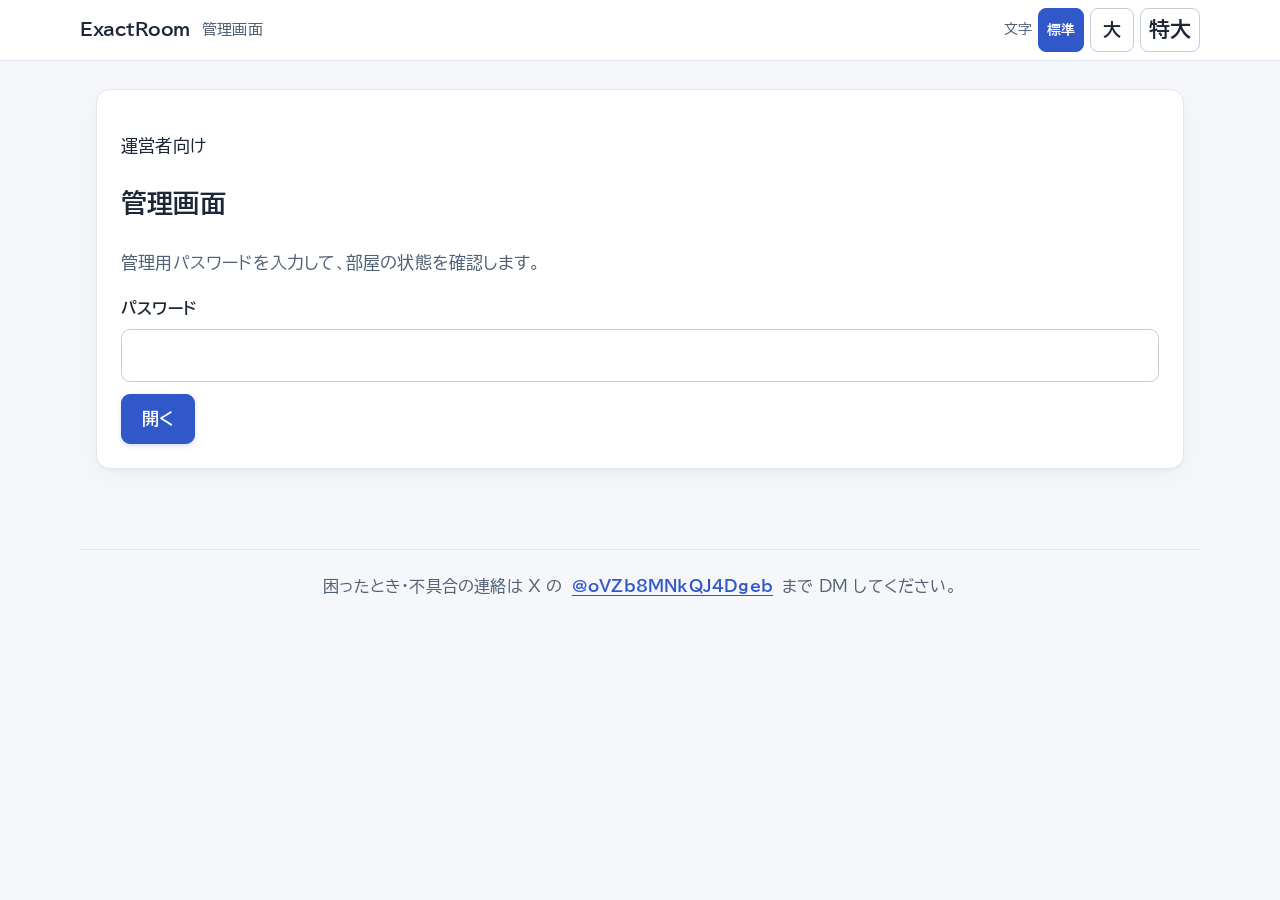
<file: static/admin.html>
<!DOCTYPE html>
<html lang="ja">
<head>
<meta charset="utf-8">
<meta name="viewport" content="width=device-width, initial-scale=1, viewport-fit=cover">
<meta name="color-scheme" content="light dark">
<meta name="robots" content="noindex, nofollow">
<title>管理画面 — ExactRoom</title>
<link rel="icon" href="/static/favicon.svg" type="image/svg+xml">
<link rel="apple-touch-icon" href="/static/apple-touch-icon.png">
<link rel="manifest" href="/static/manifest.json">
<meta name="theme-color" content="#3158c9">
<meta name="apple-mobile-web-app-capable" content="yes">
<meta name="apple-mobile-web-app-title" content="ExactRoom">
<link rel="preconnect" href="https://fonts.googleapis.com">
<link rel="preconnect" href="https://fonts.gstatic.com" crossorigin>
<link rel="stylesheet" href="https://fonts.googleapis.com/css2?family=BIZ+UDPGothic:wght@400;700&display=swap">
<link rel="stylesheet" href="/static/css/app.css">
<link rel="stylesheet" href="/static/css/dashboard.css">
<script src="/static/js/config.js"></script>
</head>
<body class="dashboard-page admin-page">
<a class="skip-link" href="#main">本文へ移動</a>
<header class="topbar">
  <a class="brand" href="index.html">ExactRoom</a>
  <span class="meta">管理画面</span>
  <span class="spacer"></span>
  <button type="button" class="small" id="logout" hidden>ログアウト</button>
  <div class="textsize" role="group" aria-label="文字サイズ">
    <span class="textsize-label" aria-hidden="true">文字</span>
    <button type="button" id="textsize-normal" aria-pressed="true" title="文字サイズ 標準">標準</button>
    <button type="button" id="textsize-large" aria-pressed="false" title="文字サイズ 大">大</button>
    <button type="button" id="textsize-xlarge" aria-pressed="false" title="文字サイズ 特大">特大</button>
  </div>
</header>

<main id="main" tabindex="-1">
  <div class="error-box" id="global-error" role="alert"></div>

  <section class="card" id="login-card">
    <p class="dashboard-eyebrow">運営者向け</p>
    <h1>管理画面</h1>
    <p class="muted">管理用パスワードを入力して、部屋の状態を確認します。</p>
    <form id="login-form">
      <label for="admin-secret">パスワード</label>
      <input type="password" id="admin-secret" autocomplete="current-password" maxlength="256" required>
      <div class="row" style="margin-top:12px"><button type="submit" class="primary" id="login-button">開く</button></div>
    </form>
  </section>

  <section class="card admin-content-card" id="rooms-card" hidden>
    <h2>部屋の一覧</h2>
    <div class="row" style="margin-bottom:12px">
      <input type="search" id="filter" class="grow" maxlength="60" placeholder="部屋コード・部屋名でしぼり込む" aria-label="部屋コード・部屋名でしぼり込む">
      <button type="button" class="small" id="reload">更新</button>
    </div>
    <p class="small muted" id="rooms-summary" role="status"></p>
    <div class="table-wrap"><table><thead><tr><th>部屋コード</th><th>部屋名</th><th>状態</th><th>問題</th><th>参加</th><th>提出</th><th>作成日時</th><th></th></tr></thead><tbody id="rooms-body"></tbody></table></div>
  </section>

  <section class="card admin-content-card" id="detail-card" hidden>
    <h2 id="detail-title"></h2>
    <p class="small muted" id="detail-meta"></p>
    <h3>問題</h3>
    <p class="small muted" id="problems-empty" hidden>問題がまだありません。</p>
    <div class="table-wrap"><table><thead><tr><th>#</th><th>タイトル</th><th>公開</th><th>提出</th><th>作成日時</th></tr></thead><tbody id="problems-body"></tbody></table></div>
    <h3>参加者</h3>
    <p class="small muted" id="participants-empty" hidden>まだ誰も参加していません。</p>
    <div class="table-wrap"><table><thead><tr><th>名前</th><th>提出</th><th>参加日時</th><th>最終アクセス</th></tr></thead><tbody id="participants-body"></tbody></table></div>
    <p class="small muted">模範解答と答案の中身はこの画面には出ません。出題者の秘密キーも保存されていないため表示できません。</p>
    <div class="row" style="margin-top:12px"><button type="button" class="small" id="close-detail">閉じる</button></div>
  </section>
</main>

<footer class="sitefoot"><p>困ったとき・不具合の連絡は X の <a href="https://x.com/oVZb8MNkQJ4Dgeb" target="_blank" rel="noopener noreferrer">@oVZb8MNkQJ4Dgeb</a> まで DM してください。</p></footer>
<script type="module" src="/static/js/admin.js"></script>
</body>
</html>
</file>
<file: static/css/app.css>
/* ExactRoom — ユニバーサルデザインを意識したスタイル
 *
 * 方針
 *  - 色だけに情報を持たせない (判定は記号 ○ ✕ と日本語も併記する)
 *  - 配色は「カラーユニバーサルデザイン推奨配色セット」を基にする
 *  - UD フォント (BIZ UDPGothic) を優先。読み込めなければ端末の標準フォント
 *  - 文字を大きめ・行間を広めにし、利用者が 3 段階で拡大できる
 *  - 触る対象は 48px 以上。フォーカスは必ず目で見て分かるようにする
 */

:root {
  color-scheme: light dark;

  /* 文字サイズ (画面右上のボタンで切り替える) */
  --base-font: 17px;

  --bg: #f4f6f8;
  --surface: #ffffff;
  --surface-2: #eceff3;
  --border: #9aa3ae;          /* 罫線もコントラストを確保する */
  --border-soft: #c8cfd8;
  --text: #16191d;
  --text-muted: #4a515b;      /* 本文との対比 4.5:1 以上 */
  --accent: #005aff;          /* CUD 青 */
  --accent-text: #ffffff;
  --accent-soft: #e3ecff;

  --ac: #00694a;              /* CUD 緑を濃くして文字色に使う */
  --ac-bg: #dff3ea;
  --ac-line: #03af7a;
  --wa: #b02800;              /* CUD 赤を濃くして文字色に使う */
  --wa-bg: #ffe6de;
  --wa-line: #ff4b00;

  --radius: 12px;
  --shadow: 0 1px 2px rgba(16, 20, 30, 0.10), 0 6px 18px rgba(16, 20, 30, 0.06);
  --mono: ui-monospace, SFMono-Regular, "SF Mono", Menlo, Consolas, monospace;
  --ud-font: "BIZ UDPGothic", "UD デジタル 教科書体 NP-R", "BIZ UDGothic",
    -apple-system, BlinkMacSystemFont, "Hiragino Sans", "Noto Sans JP",
    "Yu Gothic UI", "Segoe UI", Roboto, sans-serif;
}

:root[data-textsize="large"] { --base-font: 20px; }
:root[data-textsize="xlarge"] { --base-font: 24px; }

@media (prefers-color-scheme: dark) {
  :root {
    --bg: #12151a;
    --surface: #1b1f26;
    --surface-2: #252a33;
    --border: #6c7683;
    --border-soft: #3a414b;
    --text: #f2f4f7;
    --text-muted: #b9c1cc;
    --accent: #8ab4ff;
    --accent-text: #0a0f18;
    --accent-soft: #1d2a45;

    --ac: #6fe3ab;
    --ac-bg: #10301f;
    --ac-line: #03af7a;
    --wa: #ff9e7a;
    --wa-bg: #3a1a10;
    --wa-line: #ff4b00;

    --shadow: 0 1px 2px rgba(0, 0, 0, 0.5), 0 6px 18px rgba(0, 0, 0, 0.35);
  }
}

/* OS 側で「コントラストを上げる」設定にしている人向け */
@media (prefers-contrast: more) {
  :root {
    --border: currentColor;
    --text-muted: var(--text);
    --shadow: none;
  }
}

* { box-sizing: border-box; }

/* ここで root の文字サイズを決める。
   以降の rem はすべてこの値を基準に拡大縮小する。
   ※ html に font-size: 1rem を書くと初期値 (16px) に戻ってしまうので書かない。 */
html {
  font-size: var(--base-font);
  background: var(--bg);
  -webkit-text-size-adjust: 100%;
}

body {
  margin: 0;
  padding: 0;
  background: var(--bg);
  color: var(--text);
  font-family: var(--ud-font);
  font-size: 1rem;
  line-height: 1.85;            /* 行間を広く取る */
  letter-spacing: 0.02em;       /* 字間もわずかに広げる */
  word-break: normal;
  overflow-wrap: anywhere;
}

a {
  color: var(--accent);
  text-underline-offset: 3px;
}

/* フォーカスは必ず見えるようにする */
:focus-visible {
  outline: 3px solid var(--accent);
  outline-offset: 2px;
  border-radius: 6px;
}

/* ---- レイアウト ---- */
.topbar {
  position: sticky;
  top: 0;
  z-index: 20;
  display: flex;
  align-items: center;
  gap: 12px;
  padding: 10px 16px;
  background: var(--surface);
  border-bottom: 2px solid var(--border-soft);
  flex-wrap: wrap;
}

.topbar .brand {
  font-weight: 700;
  font-size: 1.1rem;
  text-decoration: none;
  color: var(--text);
  white-space: nowrap;
}

.topbar .spacer { flex: 1 1 auto; }

.topbar .meta {
  font-size: 0.9rem;
  color: var(--text-muted);
  display: flex;
  gap: 10px;
  align-items: center;
  flex-wrap: wrap;
}

main {
  max-width: 1120px;
  margin: 0 auto;
  padding: 20px 16px 64px;
}

.grid-2 {
  display: grid;
  gap: 20px;
  grid-template-columns: minmax(0, 340px) minmax(0, 1fr);
  align-items: start;
}

@media (max-width: 900px) {
  .grid-2 { grid-template-columns: 1fr; }
}

.card {
  background: var(--surface);
  border: 2px solid var(--border-soft);
  border-radius: var(--radius);
  box-shadow: var(--shadow);
  padding: 20px;
  margin-bottom: 20px;
}

.card h2 { margin: 0 0 14px; font-size: 1.15rem; line-height: 1.5; }
.card h3 { margin: 22px 0 10px; font-size: 1rem; color: var(--text); }

/* ---- 文字サイズ切り替え ---- */
.textsize {
  display: flex;
  align-items: center;
  gap: 6px;
}

.textsize .textsize-label {
  font-size: 0.8rem;
  color: var(--text-muted);
  white-space: nowrap;
}

.textsize button {
  min-width: 44px;
  min-height: 44px;
  padding: 4px 8px;
  font-weight: 700;
  line-height: 1;
}

.textsize button[aria-pressed="true"] {
  background: var(--accent);
  border-color: var(--accent);
  color: var(--accent-text);
}

.textsize button:nth-child(2) { font-size: 0.85rem; }
.textsize button:nth-child(3) { font-size: 1.05rem; }
.textsize button:nth-child(4) { font-size: 1.25rem; }

/* ---- フォーム ---- */
label {
  display: block;
  font-size: 0.95rem;
  color: var(--text);
  margin: 16px 0 6px;
  font-weight: 700;
}

input[type="text"], input[type="password"], input[type="number"], textarea, select {
  width: 100%;
  padding: 12px 14px;
  /* 16px を下回ると iOS Safari がフォーカス時に自動ズームする */
  font-size: max(16px, 1rem);
  line-height: 1.6;
  font-family: inherit;
  color: var(--text);
  background: var(--surface-2);
  border: 2px solid var(--border);
  border-radius: 8px;
  min-height: 48px;
}

input::placeholder, textarea::placeholder { color: var(--text-muted); opacity: 1; }

textarea { min-height: 96px; resize: vertical; }

.mono { font-family: var(--mono); }

/* フォーム要素では等幅を効かせつつ 16px を下回らせない */
input.mono, textarea.mono, select.mono {
  font-family: var(--mono);
  font-size: max(16px, 1rem);
}

.hint {
  font-size: 0.9rem;
  color: var(--text-muted);
  margin-top: 6px;
  line-height: 1.7;
}

.row { display: flex; gap: 12px; flex-wrap: wrap; align-items: center; }
.row > * { flex: 0 0 auto; }
.row .grow { flex: 1 1 220px; }

.check {
  display: flex;
  align-items: flex-start;
  gap: 10px;
  margin: 10px 0;
  font-size: 0.95rem;
}
.check input {
  width: 24px;
  height: 24px;
  min-height: 24px;
  margin-top: 2px;
  accent-color: var(--accent);
  flex: 0 0 auto;
}
.check label { margin: 0; font-weight: 400; color: var(--text); line-height: 1.7; }

button {
  font: inherit;
  font-family: var(--ud-font);
  font-weight: 700;
  padding: 12px 20px;
  min-height: 48px;
  border-radius: 8px;
  border: 2px solid var(--border);
  background: var(--surface-2);
  color: var(--text);
  cursor: pointer;
  line-height: 1.4;
}

button:hover:not(:disabled) { background: var(--accent-soft); }
button:disabled { opacity: 0.45; cursor: not-allowed; }

button.primary {
  background: var(--accent);
  border-color: var(--accent);
  color: var(--accent-text);
}
button.primary:hover:not(:disabled) { filter: brightness(1.1); }

button.small { padding: 8px 14px; min-height: 44px; font-size: 0.9rem; }
button.danger { color: var(--wa); border-color: var(--wa); background: transparent; }

/* ---- タブ ---- */
.tabs {
  display: flex;
  gap: 6px;
  border-bottom: 2px solid var(--border-soft);
  margin-bottom: 20px;
  overflow-x: auto;
}
.tabs button {
  border: none;
  background: none;
  border-bottom: 4px solid transparent;
  border-radius: 0;
  padding: 12px 16px;
  color: var(--text-muted);
  white-space: nowrap;
}
.tabs button[aria-selected="true"] {
  color: var(--accent);
  border-bottom-color: var(--accent);
  background: var(--accent-soft);
}

/* ---- 役割の選択 ---- */
.role-choice {
  display: grid;
  grid-template-columns: 1fr 1fr;
  gap: 14px;
  margin-bottom: 24px;
}

@media (max-width: 560px) {
  .role-choice { grid-template-columns: 1fr; }
}

.role-card {
  display: flex;
  flex-direction: column;
  align-items: flex-start;
  gap: 4px;
  padding: 20px 22px;
  min-height: 96px;
  text-align: left;
  background: var(--surface);
  border: 3px solid var(--border-soft);
  border-radius: var(--radius);
  box-shadow: var(--shadow);
  cursor: pointer;
}

.role-card .role-title {
  font-size: 1.25rem;
  font-weight: 700;
  color: var(--text);
  line-height: 1.5;
}

.role-card .role-sub {
  font-size: 0.9rem;
  font-weight: 400;
  color: var(--text-muted);
  line-height: 1.6;
}

/* 選択中は「色」だけでなく「枠の太さ」と「✓」でも分かるようにする */
.role-card[aria-pressed="true"] {
  border-color: var(--accent);
  background: var(--accent-soft);
}
.role-card[aria-pressed="true"] .role-title::before {
  content: "✓ ";
  color: var(--accent);
}
.role-card[aria-pressed="true"] .role-title { color: var(--accent); }

/* ---- 判定の表示 ---- */
/* 色覚に依らず区別できるよう、記号 (○ ✕) と日本語を必ず併記する */
.verdict {
  display: inline-flex;
  align-items: center;
  gap: 6px;
  font-weight: 700;
  padding: 4px 12px;
  border-radius: 999px;
  font-size: 0.92rem;
  white-space: nowrap;
  border: 2px solid currentColor;
}
.verdict.AC { color: var(--ac); background: var(--ac-bg); }
.verdict.WA { color: var(--wa); background: var(--wa-bg); }
.verdict.status-error { color: var(--text-muted); background: var(--surface-2); }

.banner {
  border-radius: var(--radius);
  padding: 18px 20px;
  margin: 16px 0;
  border: 3px solid var(--border);
  background: var(--surface-2);
}
.banner.AC { color: var(--ac); background: var(--ac-bg); border-color: var(--ac-line); }
.banner.WA { color: var(--wa); background: var(--wa-bg); border-color: var(--wa-line); }
.banner.status-error { color: var(--text-muted); background: var(--surface-2); }
.banner .headline {
  font-weight: 700;
  font-size: 1.5rem;
  line-height: 1.4;
  display: flex;
  align-items: center;
  gap: 10px;
}
.banner .small { color: var(--text); }

.error-box {
  color: var(--wa);
  background: var(--wa-bg);
  border: 2px solid var(--wa-line);
  border-radius: 8px;
  padding: 12px 14px;
  margin: 12px 0;
  font-size: 0.95rem;
  line-height: 1.7;
}
.error-box::before { content: "✕ "; font-weight: 700; }
.error-box:empty, .ok-box:empty { display: none; }

.ok-box {
  color: var(--ac);
  background: var(--ac-bg);
  border: 2px solid var(--ac-line);
  border-radius: 8px;
  padding: 12px 14px;
  margin: 12px 0;
  font-size: 0.95rem;
  line-height: 1.7;
}
.ok-box::before { content: "✓ "; font-weight: 700; }

/* ---- 一覧 ---- */
.list { list-style: none; margin: 0; padding: 0; }
.list li { border-bottom: 2px solid var(--border-soft); }
.list li:last-child { border-bottom: none; }

.list button.item {
  display: block;
  width: 100%;
  text-align: left;
  background: none;
  border: none;
  border-left: 5px solid transparent;
  border-radius: 0;
  padding: 14px 12px;
  font-weight: 500;
  min-height: 56px;
}
.list button.item[aria-current="true"] {
  background: var(--accent-soft);
  color: var(--accent);
  border-left-color: var(--accent);
  font-weight: 700;
}
.list .item-sub {
  font-size: 0.85rem;
  color: var(--text-muted);
  font-weight: 400;
  line-height: 1.6;
}

.table-wrap { overflow-x: auto; -webkit-overflow-scrolling: touch; }
table { width: 100%; border-collapse: collapse; font-size: 0.95rem; }
th, td {
  text-align: left;
  padding: 12px 12px;
  border-bottom: 2px solid var(--border-soft);
  vertical-align: top;
  line-height: 1.7;
}
th {
  color: var(--text);
  font-size: 0.85rem;
  letter-spacing: 0.04em;
  white-space: nowrap;
  background: var(--surface-2);
}
/* 行を数えやすいよう交互に薄く色を付ける */
tbody tr:nth-child(even) { background: color-mix(in srgb, var(--surface-2) 45%, transparent); }
td.tex { font-family: var(--mono); word-break: break-all; max-width: 340px; }

/* ---- 数式入力 ---- */
math-field {
  display: block;
  width: 100%;
  padding: 14px;
  font-size: max(20px, 1.25rem);
  background: var(--surface-2);
  border: 2px solid var(--border);
  border-radius: 8px;
  color: var(--text);
  min-height: 64px;
  --caret-color: var(--accent);
  --selection-background-color: color-mix(in srgb, var(--accent) 25%, transparent);
}
math-field:focus-within { outline: 3px solid var(--accent); outline-offset: 2px; }

.math-preview {
  padding: 16px;
  background: var(--surface-2);
  border: 2px solid var(--border-soft);
  border-radius: 8px;
  overflow-x: auto;
  min-height: 3.2em;
}
.math-preview .katex { font-size: 1.25em; }

.tex-fallback-note {
  font-size: 0.9rem;
  color: var(--text-muted);
  margin-top: 8px;
  line-height: 1.7;
}

/* 表の中のボタンは折り返さない (「中身」が 2 行になってしまう) */
td button { white-space: nowrap; }

/* ページ末尾の連絡先 */
.sitefoot {
  max-width: 1120px;   /* main と同じ幅にそろえる */
  margin: 0 auto 32px;
  padding: 16px;
  border-top: 1px solid var(--border);
  color: var(--text-muted);
  font-size: 0.95rem;
  text-align: center;
}
.sitefoot p { margin: 0; }
.sitefoot a {
  font-weight: 700;
  /* 触りやすさを確保する (スマホで指が届く高さ) */
  display: inline-block;
  padding: 6px 4px;
}

/* 入力方法の切り替え (数式エディタ / TeX 直接入力) */
.input-mode-switch {
  display: flex;
  flex-wrap: wrap;
  gap: 8px;
  margin-bottom: 10px;
}
.input-mode-switch .mode-button {
  min-height: 44px;
  padding: 8px 16px;
  font-size: 0.95rem;
  font-weight: 700;
}
/* 選択中は色だけでなく「■」と枠の太さでも区別できるようにする (CUD) */
.input-mode-switch .mode-button[aria-pressed="true"] {
  background: var(--accent);
  border-color: var(--accent);
  color: var(--accent-text);
}
.input-mode-switch .mode-button[aria-pressed="true"]::before {
  content: "■ ";
}
.input-mode-switch .mode-button[aria-pressed="false"]::before {
  content: "□ ";
}
.input-pane[hidden] { display: none; }
.input-pane textarea { margin-top: 0; }

.symbol-pad { display: flex; flex-wrap: wrap; gap: 8px; margin-top: 12px; }
.symbol-pad button {
  min-height: 48px;
  min-width: 56px;
  padding: 6px 12px;
  font-size: 0.95rem;
}

.code-chip {
  font-family: var(--mono);
  font-size: 1.6rem;
  letter-spacing: 0.2em;
  font-weight: 700;
  background: var(--surface-2);
  border: 2px solid var(--border);
  border-radius: 8px;
  padding: 8px 16px;
  display: inline-block;
}

.muted { color: var(--text-muted); }
.small { font-size: 0.9rem; }
.nowrap { white-space: nowrap; }
.stack > * + * { margin-top: 12px; }

.sr-only {
  position: absolute;
  width: 1px; height: 1px;
  padding: 0; margin: -1px;
  overflow: hidden; clip: rect(0 0 0 0);
  white-space: nowrap; border: 0;
}

/* キーボード操作でたどり着いたときだけ現れる「本文へ飛ぶ」リンク */
.skip-link {
  position: absolute;
  left: -9999px;
  top: 0;
  background: var(--accent);
  color: var(--accent-text);
  padding: 12px 16px;
  z-index: 100;
  border-radius: 0 0 8px 0;
  font-weight: 700;
}
.skip-link:focus {
  left: 0;
}

.spinner {
  display: inline-block;
  width: 16px; height: 16px;
  border: 3px solid var(--border);
  border-top-color: var(--accent);
  border-radius: 50%;
  animation: spin 0.8s linear infinite;
  vertical-align: -3px;
}
@keyframes spin { to { transform: rotate(360deg); } }

@media (prefers-reduced-motion: reduce) {
  *, *::before, *::after {
    animation-duration: 0.01ms !important;
    animation-iteration-count: 1 !important;
    transition-duration: 0.01ms !important;
    scroll-behavior: auto !important;
  }
}


/* Modern, focused surface treatment */
:root {
  --bg: #f5f7fa;
  --surface: #ffffff;
  --surface-2: #ffffff;
  --border: #c4ccd8;
  --border-soft: #e2e7ef;
  --text: #1d2738;
  --text-muted: #526176;
  --accent: #3158c9;
  --accent-text: #ffffff;
  --accent-soft: #f1f4fc;
  --radius: 12px;
  --shadow: 0 1px 2px rgba(16, 24, 40, .04), 0 8px 24px rgba(16, 24, 40, .04);
}

body { line-height: 1.75; letter-spacing: .012em; }
.topbar { padding: 8px max(20px, calc((100vw - 1120px) / 2)); border-bottom: 1px solid var(--border-soft); box-shadow: none; }
.topbar .brand { font-size: 1.05rem; letter-spacing: -.025em; }
main { padding-top: 28px; }
.grid-2 { gap: 18px; }
.card { border: 1px solid var(--border-soft); border-radius: 14px; padding: 24px; margin-bottom: 16px; box-shadow: var(--shadow); }
.card h2 { margin-bottom: 16px; letter-spacing: -.02em; }
.textsize button { border-width: 1px; border-radius: 8px; }
input[type="text"], input[type="password"], input[type="number"], textarea, select { background: var(--surface); border: 1px solid var(--border); border-radius: 9px; transition: border-color .15s ease, box-shadow .15s ease; }
input:hover, textarea:hover, select:hover { border-color: #8d9bb0; }
input:focus-visible, textarea:focus-visible, select:focus-visible { border-color: var(--accent); box-shadow: 0 0 0 3px color-mix(in srgb, var(--accent) 16%, transparent); }
button { border-width: 1px; border-radius: 9px; transition: background-color .15s ease, border-color .15s ease; }
button.primary { box-shadow: 0 2px 5px color-mix(in srgb, var(--accent) 18%, transparent); }
button.primary:hover:not(:disabled) { filter: brightness(1.04); }
.role-choice { gap: 12px; margin-bottom: 20px; }
.role-card { min-height: 84px; padding: 16px 19px; border: 1px solid var(--border-soft); border-radius: 11px; box-shadow: none; }
.role-card .role-title { font-size: 1.12rem; letter-spacing: -.015em; }
.role-card[aria-pressed="true"] { border-color: var(--accent); background: var(--surface); box-shadow: inset 3px 0 var(--accent); }
.role-card[aria-pressed="true"] .role-title::before { content: "✓ "; }
.tabs { border-bottom-width: 1px; }
.tabs button { border-bottom-width: 3px; }
.verdict, .banner, .error-box, .ok-box { border-width: 1px; }
.list li { border-bottom-width: 1px; }
.list button.item { border-left-width: 3px; }
th, td { border-bottom-width: 1px; }
math-field { background: var(--surface); border-width: 1px; border-radius: 10px; }
.math-preview { border-width: 1px; border-radius: 10px; }
.sitefoot { border-top-color: var(--border-soft); }
@media (prefers-color-scheme: dark) {
  :root { --bg: #12161d; --surface: #1b222b; --surface-2: #202833; --border: #687587; --border-soft: #35404d; --text: #edf1f7; --text-muted: #bac3d0; --accent: #8eacff; --accent-text: #10182a; --accent-soft: #212e49; --shadow: 0 1px 2px rgba(0, 0, 0, .3), 0 8px 24px rgba(0, 0, 0, .22); }
  input[type="text"], input[type="password"], input[type="number"], textarea, select, math-field { background: var(--surface-2); }
  .role-card[aria-pressed="true"] { background: var(--surface-2); }
}
</file>
